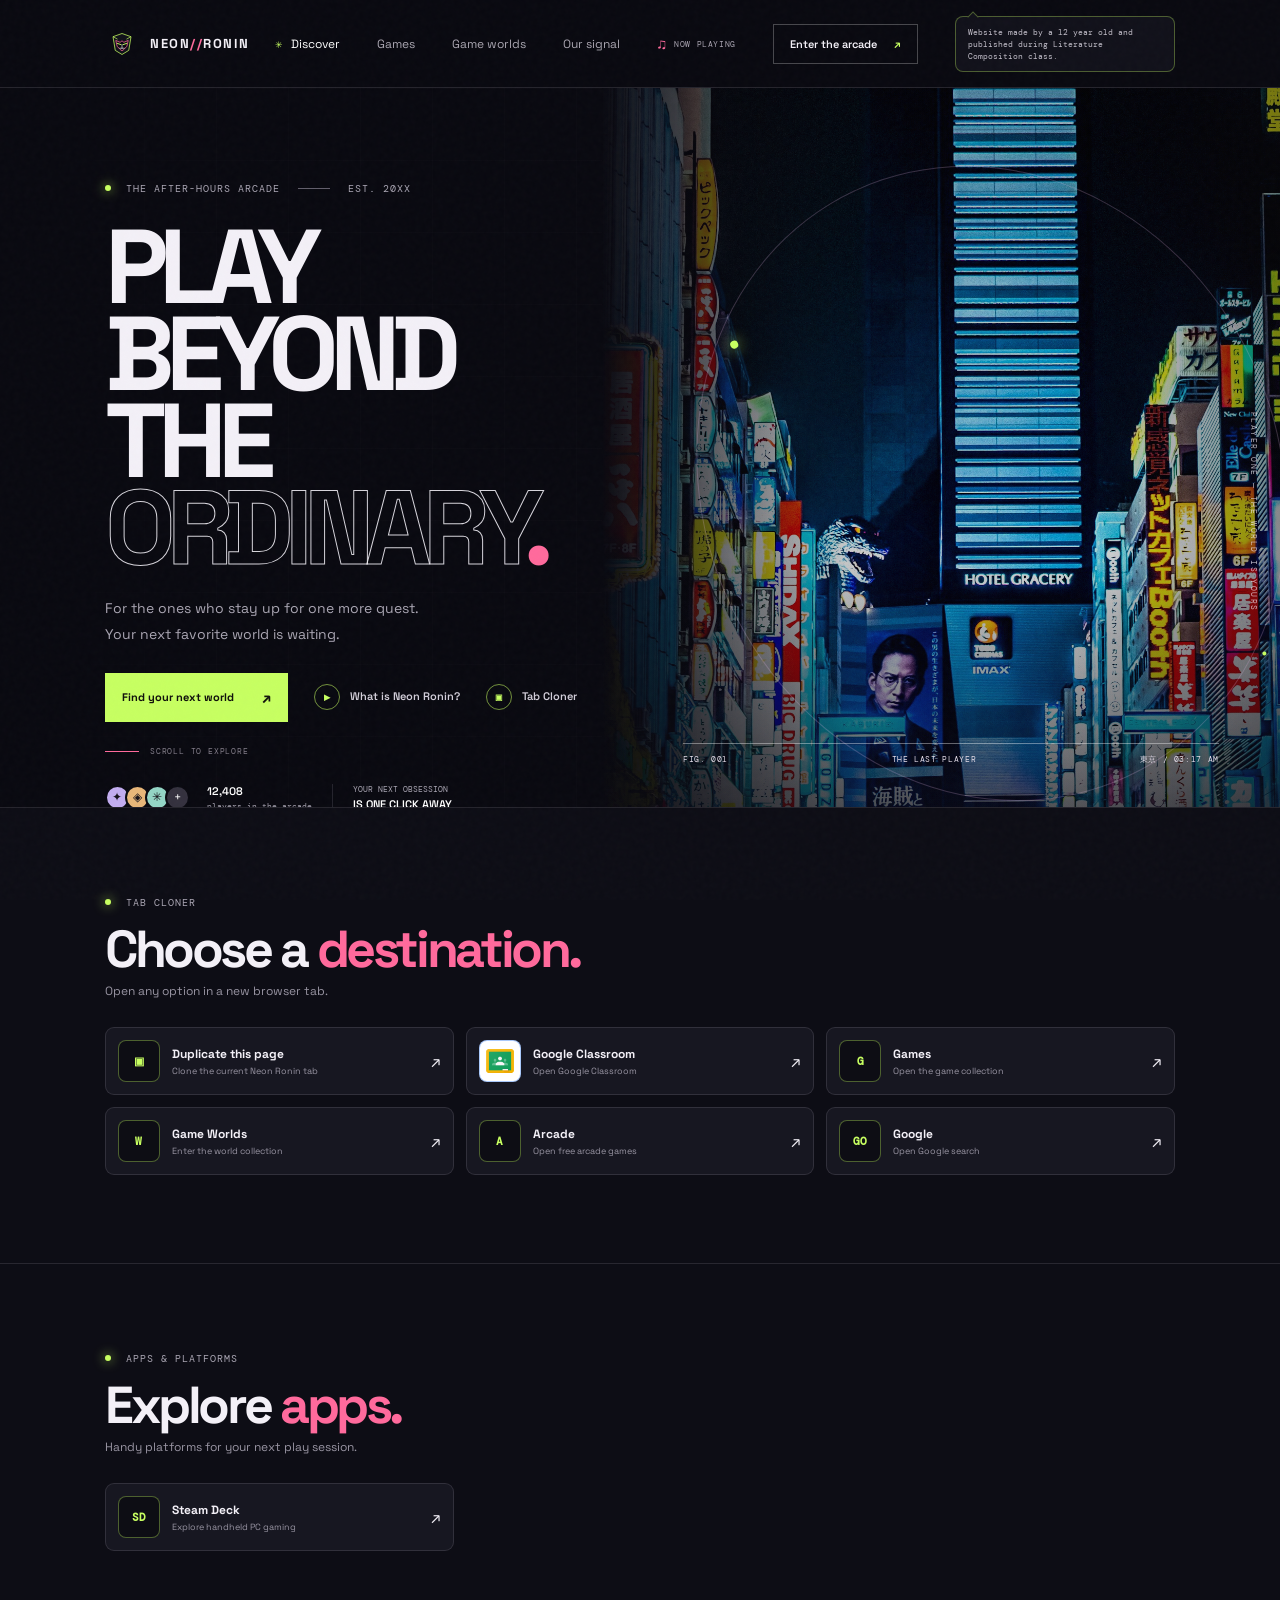
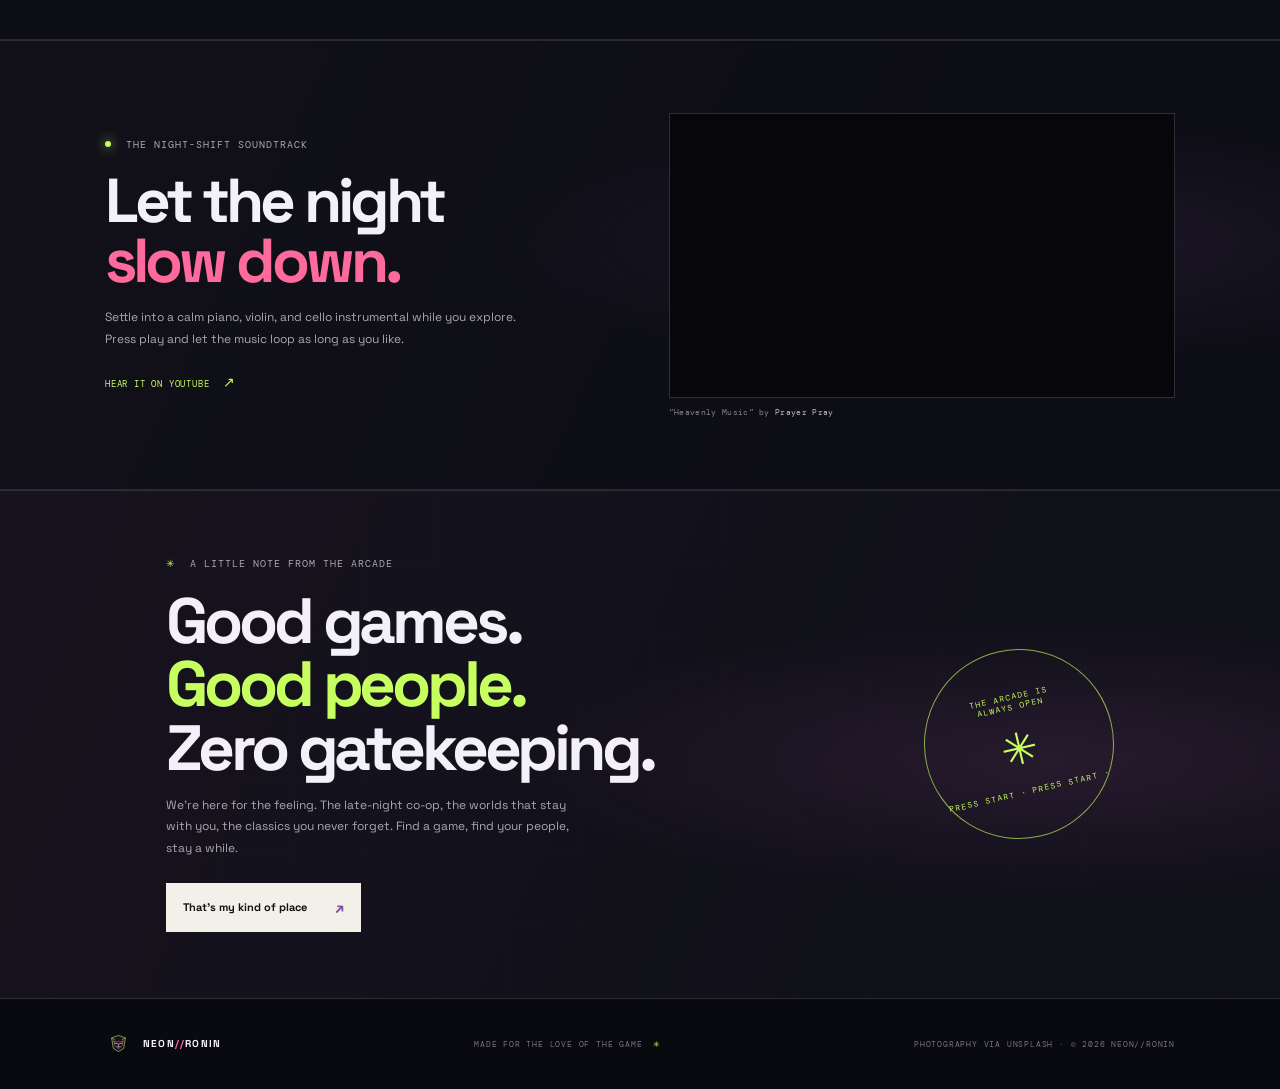
<file: index.html>
<!doctype html>
<html lang="en">
  <head>
    <meta charset="utf-8">
    <meta name="viewport" content="width=device-width, initial-scale=1">
    <meta name="theme-color" content="#090910">
    <meta name="description" content="Enter the after-hours arcade. Discover unforgettable anime worlds, legendary games, and your next obsession.">
    <title>NEON//RONIN — Play beyond the ordinary</title>
    <link rel="icon" type="image/svg+xml" href="assets/logo-ronin-mask.svg">
    <link rel="apple-touch-icon" href="assets/logo-ronin-mask.svg">
    <link rel="preconnect" href="https://fonts.googleapis.com">
    <link rel="preconnect" href="https://fonts.gstatic.com" crossorigin>
    <link href="https://fonts.googleapis.com/css2?family=DM+Mono:wght@400;500&family=Space+Grotesk:wght@400;500;600;700&display=swap" rel="stylesheet">
    <link rel="stylesheet" href="styles.css">
    <script src="script.js" defer></script>
  </head>
  <body>
    <div class="page-shell">
      <header class="site-header">
        <a class="brand" href="index.html" aria-label="Neon Ronin home">
          <img class="brand-mark brand-logo" src="assets/logo-ronin-mask.svg" alt="" aria-hidden="true">
          <span class="brand-name">NEON<span>//</span>RONIN</span>
        </a>
        <button class="menu-toggle" type="button" aria-expanded="false" aria-controls="primary-nav" aria-label="Open navigation">
          <span></span><span></span>
        </button>
        <nav class="primary-nav" id="primary-nav" aria-label="Main navigation">
          <a class="nav-link active" href="#discover">Discover</a>
          <a class="nav-link" href="games.html#games" target="_blank" rel="noopener noreferrer">Games</a>
          <a class="nav-link" href="worlds.html#worlds">Game worlds</a>
          <a class="nav-link" href="#signal">Our signal</a>
          <a class="nav-music" href="#music"><span aria-hidden="true">♫</span> NOW PLAYING</a>
          <a class="nav-cta" href="arcade.html" target="_blank" rel="noopener noreferrer">Enter the arcade <span aria-hidden="true">↗</span></a>
          <p class="header-note">Website made by a 12 year old and published during Literature Composition class.</p>
        </nav>
      </header>

      <main>
        <section class="hero" id="discover" aria-labelledby="hero-title">
          <div class="hero-grid" aria-hidden="true"></div>
          <div class="hero-copy">
            <p class="eyebrow"><span class="live-dot"></span> THE AFTER-HOURS ARCADE <span class="eyebrow-line"></span> EST. 20XX</p>
            <h1 id="hero-title">PLAY<br>BEYOND<br>THE <span class="title-accent">ORDINARY<span class="title-period">.</span></span></h1>
            <p class="hero-description">For the ones who stay up for one more quest.<br class="desktop-break"> Your next favorite world is waiting.</p>
            <div class="hero-actions">
              <a class="button button-primary" href="worlds.html#worlds">Find your next world <span aria-hidden="true">↗</span></a>
              <a class="text-link" href="#signal"><span class="play-icon" aria-hidden="true">▶</span> What is Neon Ronin?</a>
              <a class="text-link tab-cloner-trigger" href="#tab-cloner"><span class="play-icon" aria-hidden="true">▣</span> Tab Cloner</a>
            </div>
            <div class="hero-meta">
              <div class="avatar-stack" aria-hidden="true"><span>✦</span><span>◈</span><span>✳</span><span>+</span></div>
              <p><strong>12,408</strong><span>players in the arcade</span></p>
              <span class="meta-divider"></span>
              <p><span>YOUR NEXT OBSESSION</span><strong>IS ONE CLICK AWAY</strong></p>
            </div>
          </div>
          <div class="hero-art" aria-label="Neon-lit Tokyo street at night">
            <img class="hero-image" src="assets/hero-tokyo.jpg" alt="Rainy Tokyo street glowing with neon signs at night" fetchpriority="high">
            <div class="art-halo"></div>
            <div class="art-caption"><span>FIG. 001</span><span>THE LAST PLAYER</span><span>東京 / 03:17 AM</span></div>
            <div class="hero-side-label">PLAYER ONE — THE WORLD IS YOURS</div>
          </div>
          <div class="hero-index" aria-hidden="true"><span>01</span><i></i><span>03</span></div>
          <a href="worlds.html#worlds" class="scroll-hint"><span class="scroll-line"></span> SCROLL TO EXPLORE</a>
        </section>

        <section class="tab-cloner-section" id="tab-cloner" aria-labelledby="tab-cloner-title">
          <div class="tab-cloner-heading">
            <p class="eyebrow"><span class="live-dot"></span> TAB CLONER</p>
            <h2 id="tab-cloner-title">Choose a <span>destination.</span></h2>
            <p class="tab-cloner-copy">Open any option in a new browser tab.</p>
          </div>
          <div class="tab-cloner-options" aria-label="Tab destinations">
            <a class="tab-cloner-option" href="index.html" target="_blank" rel="noopener noreferrer">
              <span class="tab-cloner-icon" aria-hidden="true">▣</span>
              <span><strong>Duplicate this page</strong><small>Clone the current Neon Ronin tab</small></span>
              <span aria-hidden="true">↗</span>
            </a>
            <a class="tab-cloner-option" href="https://classroom.google.com/" target="_blank" rel="noopener noreferrer">
              <img class="tab-cloner-icon classroom-icon" src="assets/google-classroom-logo.png" alt="" aria-hidden="true">
              <span><strong>Google Classroom</strong><small>Open Google Classroom</small></span>
              <span aria-hidden="true">↗</span>
            </a>
            <a class="tab-cloner-option" href="games.html" target="_blank" rel="noopener noreferrer">
              <span class="tab-cloner-icon" aria-hidden="true">G</span>
              <span><strong>Games</strong><small>Open the game collection</small></span>
              <span aria-hidden="true">↗</span>
            </a>
            <a class="tab-cloner-option" href="worlds.html" target="_blank" rel="noopener noreferrer">
              <span class="tab-cloner-icon" aria-hidden="true">W</span>
              <span><strong>Game Worlds</strong><small>Enter the world collection</small></span>
              <span aria-hidden="true">↗</span>
            </a>
            <a class="tab-cloner-option" href="arcade.html" target="_blank" rel="noopener noreferrer">
              <span class="tab-cloner-icon" aria-hidden="true">A</span>
              <span><strong>Arcade</strong><small>Open free arcade games</small></span>
              <span aria-hidden="true">↗</span>
            </a>
            <a class="tab-cloner-option" href="https://www.google.com/" target="_blank" rel="noopener noreferrer">
              <span class="tab-cloner-icon" aria-hidden="true">GO</span>
              <span><strong>Google</strong><small>Open Google search</small></span>
              <span aria-hidden="true">↗</span>
            </a>
          </div>
        </section>

        <section class="tab-cloner-section apps-section" id="apps" aria-labelledby="apps-title">
          <div class="tab-cloner-heading">
            <p class="eyebrow"><span class="live-dot"></span> APPS & PLATFORMS</p>
            <h2 id="apps-title">Explore <span>apps.</span></h2>
            <p class="tab-cloner-copy">Handy platforms for your next play session.</p>
          </div>
          <div class="tab-cloner-options" aria-label="Apps and platforms">
            <a class="tab-cloner-option" href="https://www.steamdeck.com/en/" target="_blank" rel="noopener noreferrer">
              <span class="tab-cloner-icon steamdeck-icon" aria-hidden="true">SD</span>
              <span><strong>Steam Deck</strong><small>Explore handheld PC gaming</small></span>
              <span aria-hidden="true">↗</span>
            </a>
          </div>
        </section>

        <section class="music-section" id="music" aria-labelledby="music-title">
          <div class="music-copy">
            <p class="eyebrow"><span class="live-dot"></span> THE NIGHT-SHIFT SOUNDTRACK</p>
            <h2 id="music-title">Let the night<br><span>slow down.</span></h2>
            <p>Settle into a calm piano, violin, and cello instrumental while you explore. Press play and let the music loop as long as you like.</p>
            <a class="music-source" href="https://www.youtube.com/watch?v=fQrTAn8fWwU" target="_blank" rel="noopener noreferrer">HEAR IT ON YOUTUBE <span aria-hidden="true">↗</span></a>
          </div>
          <div class="music-player-wrap">
            <iframe
              class="music-player"
              src="https://www.youtube-nocookie.com/embed/fQrTAn8fWwU?controls=1&amp;loop=1&amp;playlist=fQrTAn8fWwU&amp;playsinline=1&amp;rel=0"
              title="Heavenly Music — relaxing violin, cello and piano instrumental"
              loading="lazy"
              referrerpolicy="strict-origin-when-cross-origin"
              allow="encrypted-media; picture-in-picture; web-share"
              allowfullscreen></iframe>
            <p class="music-credit">“Heavenly Music” by <a href="https://www.youtube.com/@PrayerPray" target="_blank" rel="noopener noreferrer">Prayer Pray</a></p>
          </div>
        </section>

        <section class="signal" id="signal" aria-labelledby="signal-title">
          <div class="signal-grid"></div>
          <div class="signal-content">
            <p class="eyebrow"><span class="signal-icon">✳</span> A LITTLE NOTE FROM THE ARCADE</p>
            <h2 id="signal-title">Good games.<br><span>Good people.</span><br>Zero gatekeeping.</h2>
            <p class="signal-copy">We're here for the feeling. The late-night co-op, the worlds that stay with you, the classics you never forget. Find a game, find your people, stay a while.</p>
            <a class="button button-light" href="worlds.html#worlds" target="_blank" rel="noopener noreferrer">That's my kind of place <span aria-hidden="true">↗</span></a>
          </div>
          <div class="signal-stamp" aria-hidden="true"><span>THE ARCADE IS<br>ALWAYS OPEN</span><b>✳</b><span>PRESS START · PRESS START ·</span></div>
        </section>
      </main>
      <footer class="site-footer">
        <a class="brand footer-brand" href="index.html#discover"><img class="brand-mark brand-logo" src="assets/logo-ronin-mask.svg" alt="" aria-hidden="true"><span class="brand-name">NEON<span>//</span>RONIN</span></a>
        <span class="footer-note">MADE FOR THE LOVE OF THE GAME <span>✳</span></span>
        <span class="copyright">PHOTOGRAPHY VIA <a href="https://unsplash.com/license" target="_blank" rel="noreferrer">UNSPLASH</a> · © 2026 NEON//RONIN</span>
      </footer>
    </div>
  </body>
</html>
</file>
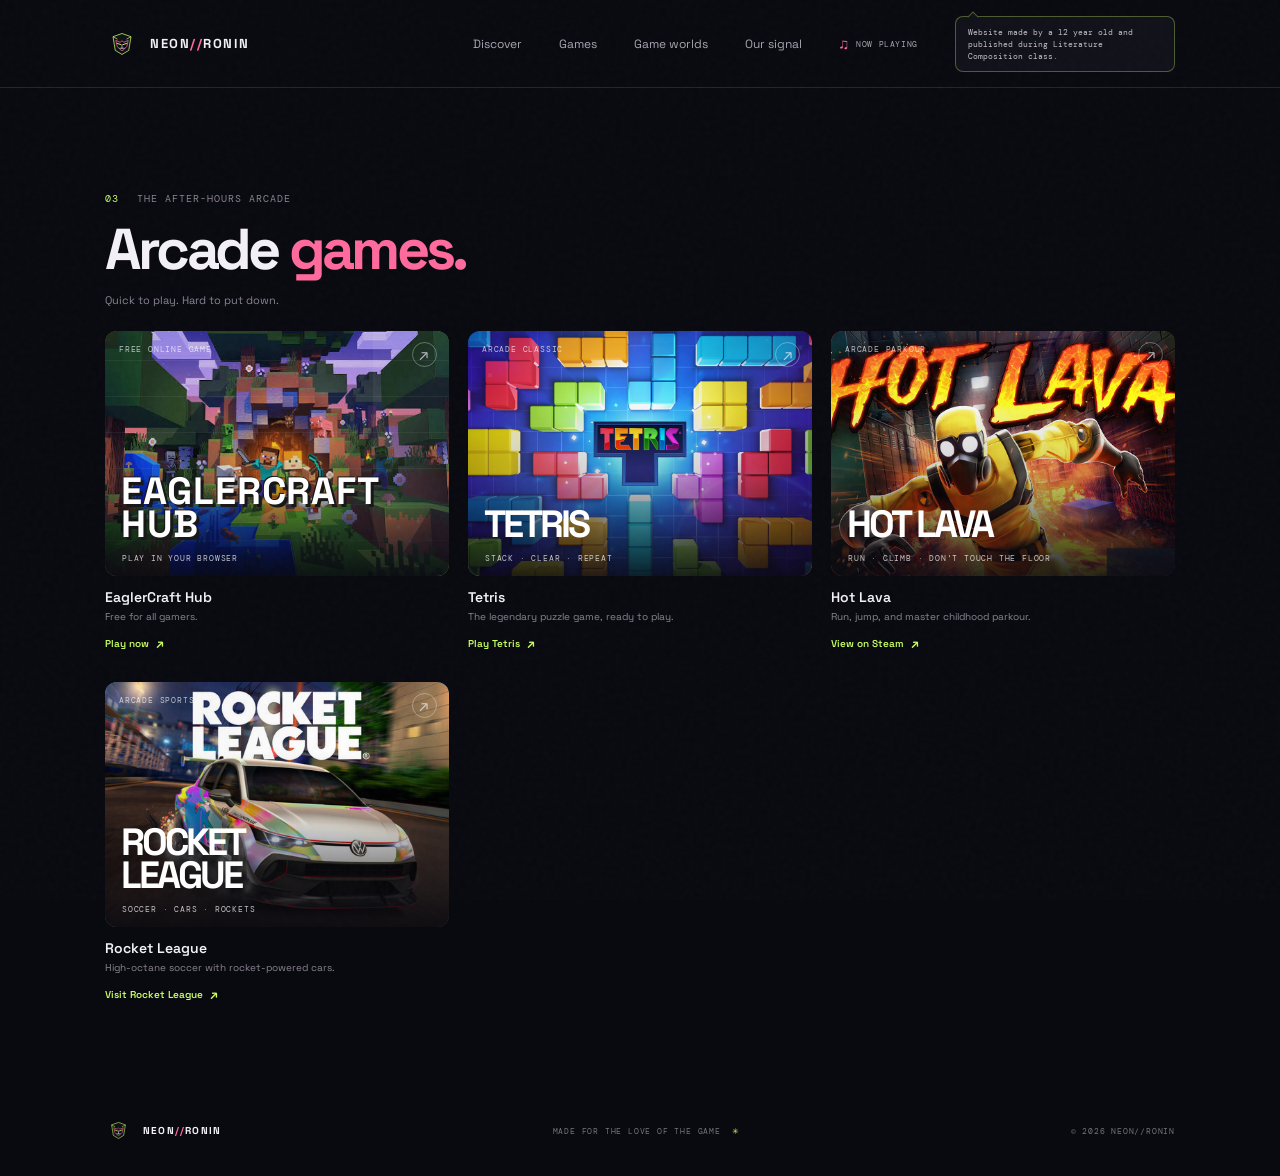
<file: arcade.html>
<!doctype html>
<html lang="en">
  <head>
    <meta charset="utf-8">
    <meta name="viewport" content="width=device-width, initial-scale=1">
    <meta name="theme-color" content="#090910">
    <meta name="description" content="Play free arcade games, including EaglerCraft Hub and Tetris.">
    <title>Arcade Games — NEON//RONIN</title>
    <link rel="icon" type="image/svg+xml" href="assets/logo-ronin-mask.svg">
    <link rel="apple-touch-icon" href="assets/logo-ronin-mask.svg">
    <link rel="preconnect" href="https://fonts.googleapis.com">
    <link rel="preconnect" href="https://fonts.gstatic.com" crossorigin>
    <link href="https://fonts.googleapis.com/css2?family=DM+Mono:wght@400;500&family=Space+Grotesk:wght@400;500;600;700&display=swap" rel="stylesheet">
    <link rel="stylesheet" href="styles.css">
    <script src="script.js" defer></script>
  </head>
  <body>
    <div class="page-shell">
      <header class="site-header">
        <a class="brand" href="index.html#discover" aria-label="Neon Ronin home">
          <img class="brand-mark brand-logo" src="assets/logo-ronin-mask.svg" alt="" aria-hidden="true">
          <span class="brand-name">NEON<span>//</span>RONIN</span>
        </a>
        <button class="menu-toggle" type="button" aria-expanded="false" aria-controls="primary-nav" aria-label="Open navigation">
          <span></span><span></span>
        </button>
        <nav class="primary-nav" id="primary-nav" aria-label="Main navigation">
          <a class="nav-link" href="index.html#discover">Discover</a>
          <a class="nav-link" href="games.html#games">Games</a>
          <a class="nav-link" href="worlds.html#worlds">Game worlds</a>
          <a class="nav-link" href="index.html#signal">Our signal</a>
          <a class="nav-music" href="index.html#music"><span aria-hidden="true">♫</span> NOW PLAYING</a>
          <p class="header-note">Website made by a 12 year old and published during Literature Composition class.</p>
        </nav>
      </header>

      <main>
        <section class="worlds section-wrap" id="arcade" aria-labelledby="arcade-title">
          <div class="section-heading">
            <div>
              <p class="eyebrow section-eyebrow"><span class="section-number">03</span> THE AFTER-HOURS ARCADE</p>
              <h1 class="worlds-title" id="arcade-title">Arcade <span>games.</span></h1>
            </div>
          </div>
          <p class="world-invitation">Quick to play. Hard to put down.</p>
          <div class="world-grid games-grid">
            <article class="game-card">
              <a class="game-art eaglercraft-art" href="https://eaglercrafthub.com/" target="_blank" rel="noopener noreferrer" aria-label="Visit EaglerCraft Hub in a new tab">
                <img class="game-image eaglercraft-image" src="assets/eaglercraft-artwork.jpg" alt="EaglerCraft Hub artwork" loading="lazy" decoding="async">
                <span class="game-number">FREE ONLINE GAME</span>
                <span class="game-open" aria-hidden="true">↗</span>
                <span class="game-art-title eaglercraft-title">EAGLERCRAFT<br>HUB</span>
                <span class="game-tag">PLAY IN YOUR BROWSER</span>
              </a>
              <div class="game-details">
                <div><h3>EaglerCraft Hub</h3><p>Free for all gamers.</p></div>
              </div>
              <a class="game-purchase-link" href="https://eaglercrafthub.com/" target="_blank" rel="noopener noreferrer" aria-label="Play EaglerCraft Hub in a new tab">Play now <span aria-hidden="true">↗</span></a>
            </article>
            <article class="game-card">
              <a class="game-art tetris-art" href="https://play.tetris.com/" target="_blank" rel="noopener noreferrer" aria-label="Play Tetris in a new tab">
                <img class="game-image tetris-image" src="assets/tetris-artwork.png" alt="Tetris game artwork" loading="lazy" decoding="async">
                <span class="game-number">ARCADE CLASSIC</span>
                <span class="game-open" aria-hidden="true">↗</span>
                <span class="game-art-title">TETRIS</span>
                <span class="game-tag">STACK · CLEAR · REPEAT</span>
              </a>
              <div class="game-details">
                <div><h3>Tetris</h3><p>The legendary puzzle game, ready to play.</p></div>
              </div>
              <a class="game-purchase-link" href="https://play.tetris.com/" target="_blank" rel="noopener noreferrer" aria-label="Play Tetris at play.tetris.com in a new tab">Play Tetris <span aria-hidden="true">↗</span></a>
            </article>
            <article class="game-card">
              <a class="game-art hot-lava-art" href="https://store.steampowered.com/app/382560/Hot_Lava/" target="_blank" rel="noopener noreferrer" aria-label="View Hot Lava on Steam in a new tab">
                <img class="game-image hot-lava-image" src="assets/hot-lava-artwork.jpg" alt="Hot Lava Steam artwork" loading="lazy" decoding="async">
                <span class="game-number">ARCADE PARKOUR</span>
                <span class="game-open" aria-hidden="true">↗</span>
                <span class="game-art-title">HOT LAVA</span>
                <span class="game-tag">RUN · CLIMB · DON'T TOUCH THE FLOOR</span>
              </a>
              <div class="game-details">
                <div><h3>Hot Lava</h3><p>Run, jump, and master childhood parkour.</p></div>
              </div>
              <a class="game-purchase-link" href="https://store.steampowered.com/app/382560/Hot_Lava/" target="_blank" rel="noopener noreferrer" aria-label="View Hot Lava on Steam in a new tab">View on Steam <span aria-hidden="true">↗</span></a>
            </article>
            <article class="game-card">
              <a class="game-art rocket-league-art" href="https://www.rocketleague.com/" target="_blank" rel="noopener noreferrer" aria-label="Visit Rocket League in a new tab">
                <img class="game-image rocket-league-image" src="assets/rocket-league-artwork.jpg" alt="Rocket League game artwork" loading="lazy" decoding="async">
                <span class="game-number">ARCADE SPORTS</span>
                <span class="game-open" aria-hidden="true">↗</span>
                <span class="game-art-title">ROCKET<br>LEAGUE</span>
                <span class="game-tag">SOCCER · CARS · ROCKETS</span>
              </a>
              <div class="game-details">
                <div><h3>Rocket League</h3><p>High-octane soccer with rocket-powered cars.</p></div>
              </div>
              <a class="game-purchase-link" href="https://www.rocketleague.com/" target="_blank" rel="noopener noreferrer" aria-label="Visit Rocket League in a new tab">Visit Rocket League <span aria-hidden="true">↗</span></a>
            </article>
          </div>
        </section>
      </main>

      <footer class="site-footer">
        <a class="brand footer-brand" href="index.html#discover"><img class="brand-mark brand-logo" src="assets/logo-ronin-mask.svg" alt="" aria-hidden="true"><span class="brand-name">NEON<span>//</span>RONIN</span></a>
        <span class="footer-note">MADE FOR THE LOVE OF THE GAME <span>✳</span></span>
        <span class="copyright">© 2026 NEON//RONIN</span>
      </footer>
    </div>
  </body>
</html>
</file>
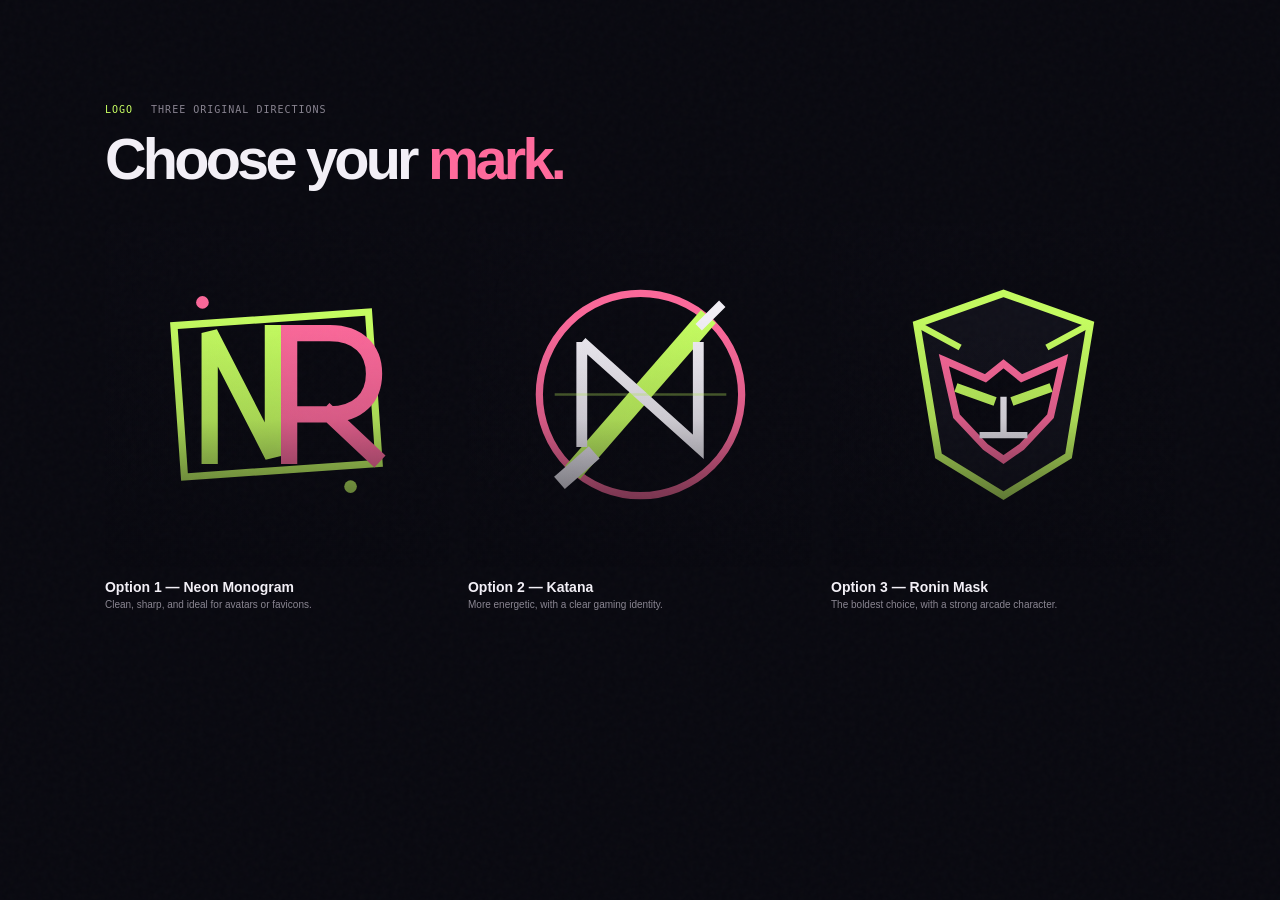
<file: logo-options.html>
<!doctype html>
<html lang="en">
  <head>
    <meta charset="utf-8">
    <meta name="viewport" content="width=device-width, initial-scale=1">
    <meta name="theme-color" content="#090910">
    <title>Logo Options — NEON//RONIN</title>
    <link rel="icon" type="image/svg+xml" href="assets/logo-ronin-mask.svg">
    <link rel="apple-touch-icon" href="assets/logo-ronin-mask.svg">
    <link rel="stylesheet" href="styles.css">
  </head>
  <body>
    <main class="section-wrap">
      <div class="section-heading">
        <div>
          <p class="eyebrow section-eyebrow"><span class="section-number">LOGO</span> THREE ORIGINAL DIRECTIONS</p>
          <h1 class="worlds-title">Choose your <span>mark.</span></h1>
        </div>
      </div>
      <div class="world-grid logo-options">
        <article class="game-card">
          <div class="game-art logo-option"><img class="game-image" src="assets/logo-neon-monogram.svg" alt="Neon Ronin NR monogram logo option"></div>
          <div class="game-details"><div><h3>Option 1 — Neon Monogram</h3><p>Clean, sharp, and ideal for avatars or favicons.</p></div></div>
        </article>
        <article class="game-card">
          <div class="game-art logo-option"><img class="game-image" src="assets/logo-katana-mark.svg" alt="Neon Ronin katana logo option"></div>
          <div class="game-details"><div><h3>Option 2 — Katana</h3><p>More energetic, with a clear gaming identity.</p></div></div>
        </article>
        <article class="game-card">
          <div class="game-art logo-option"><img class="game-image" src="assets/logo-ronin-mask.svg" alt="Neon Ronin mask logo option"></div>
          <div class="game-details"><div><h3>Option 3 — Ronin Mask</h3><p>The boldest choice, with a strong arcade character.</p></div></div>
        </article>
      </div>
    </main>
  </body>
</html>
</file>
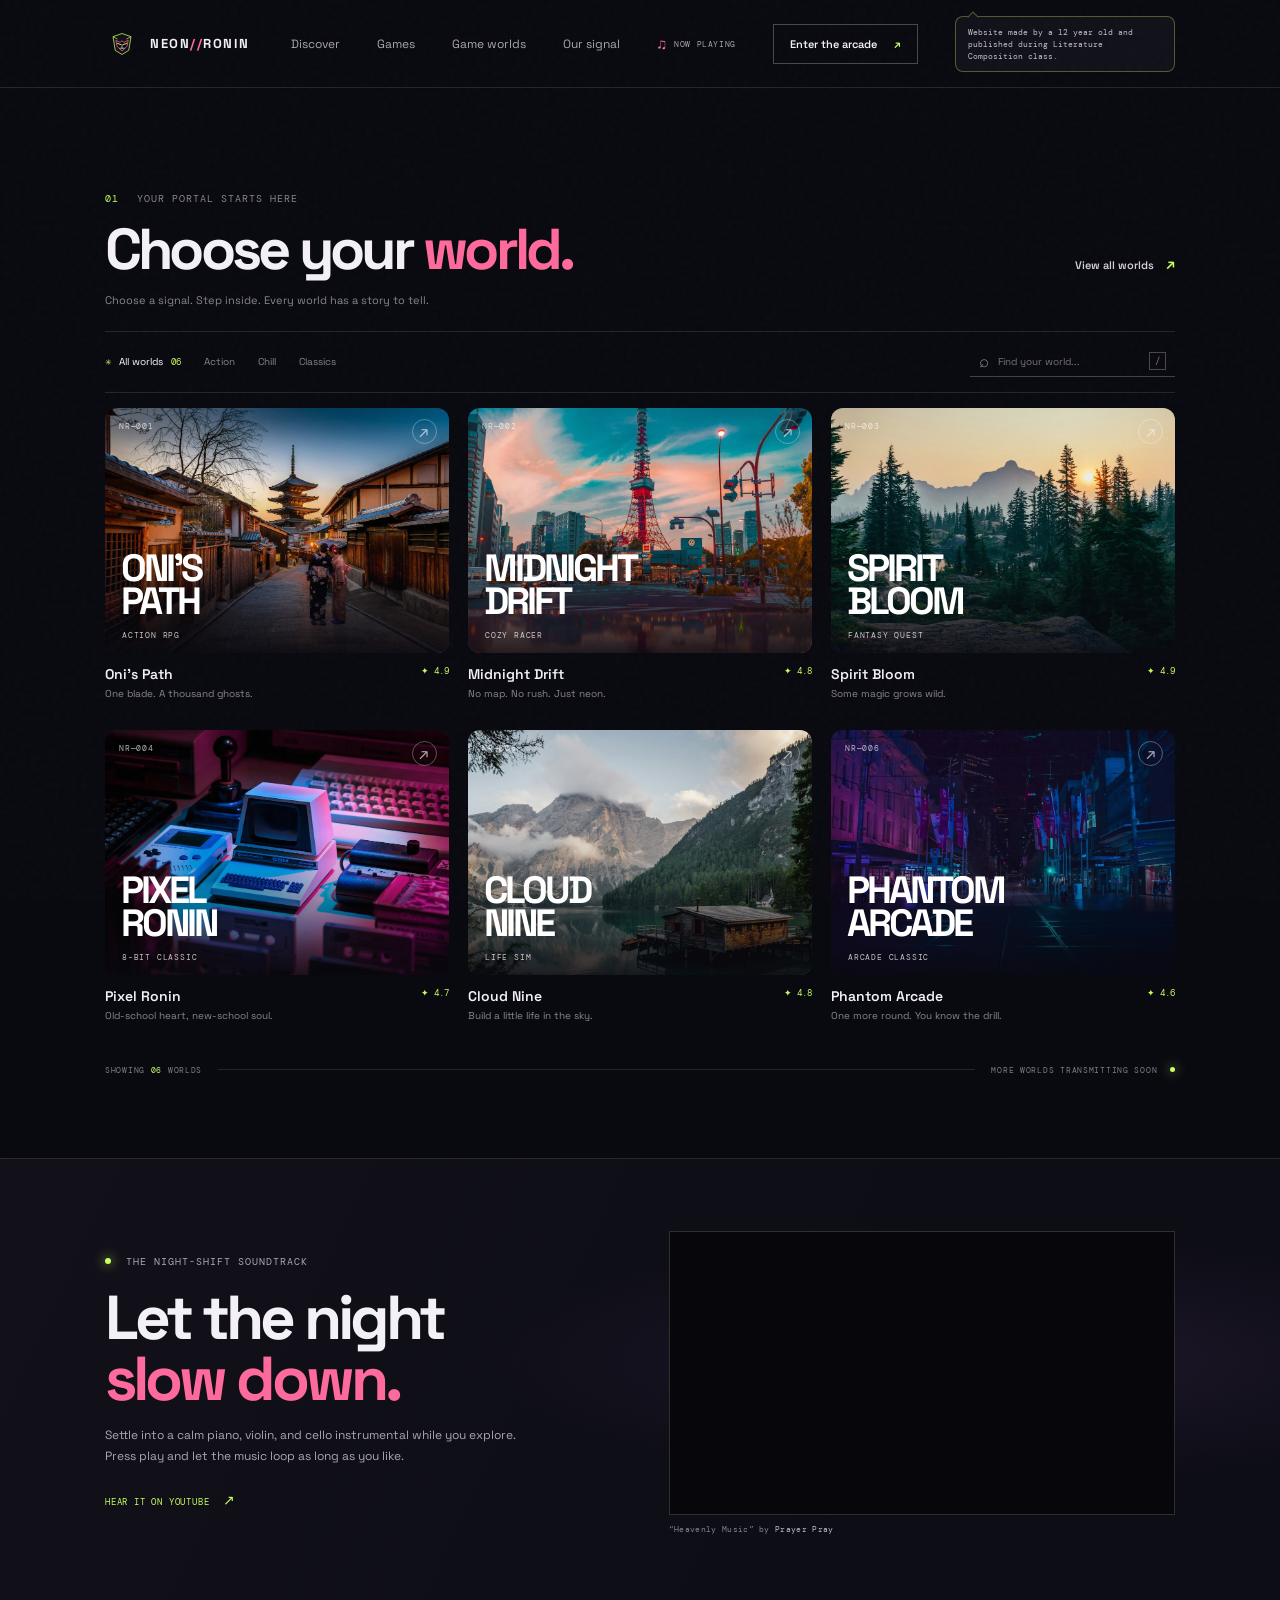
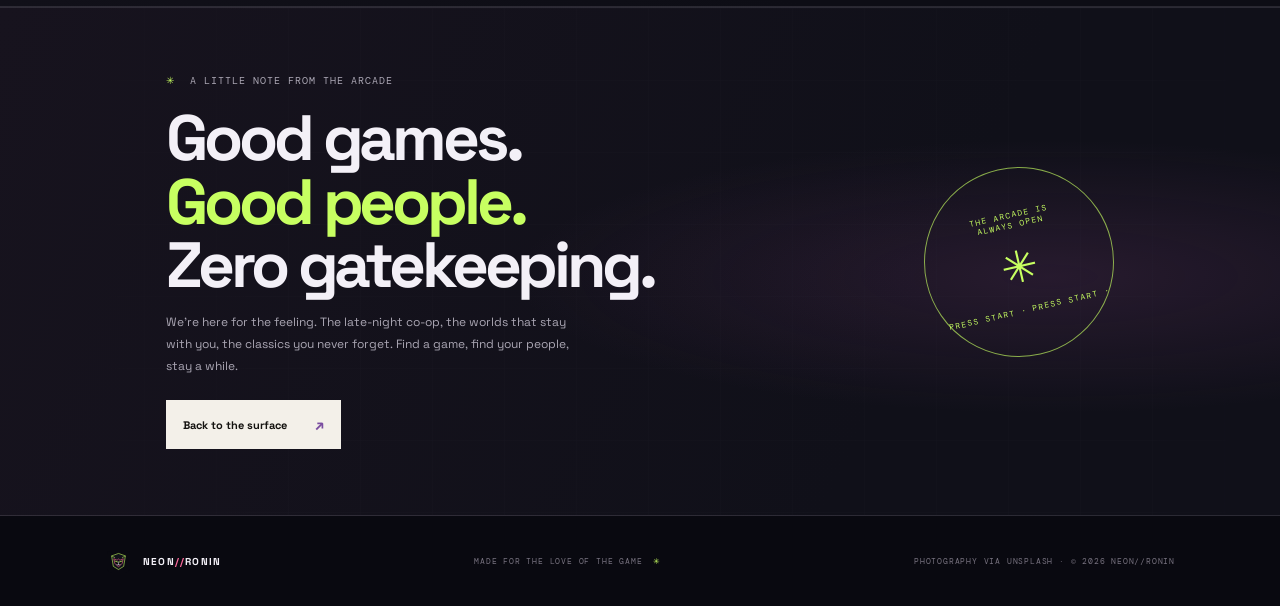
<file: worlds.html>
<!doctype html>
<html lang="en">
  <head>
    <meta charset="utf-8">
    <meta name="viewport" content="width=device-width, initial-scale=1">
    <meta name="theme-color" content="#090910">
    <meta name="description" content="Choose a world, follow its signal, and discover an original story from the other side.">
    <title>Choose your world — NEON//RONIN</title>
    <link rel="icon" type="image/svg+xml" href="assets/logo-ronin-mask.svg">
    <link rel="apple-touch-icon" href="assets/logo-ronin-mask.svg">
    <link rel="preconnect" href="https://fonts.googleapis.com">
    <link rel="preconnect" href="https://fonts.gstatic.com" crossorigin>
    <link href="https://fonts.googleapis.com/css2?family=DM+Mono:wght@400;500&family=Space+Grotesk:wght@400;500;600;700&display=swap" rel="stylesheet">
    <link rel="stylesheet" href="styles.css">
    <script src="script.js" defer></script>
  </head>
  <body>
    <div class="page-shell">
      <header class="site-header">
        <a class="brand" href="index.html#discover" aria-label="Neon Ronin home">
          <img class="brand-mark brand-logo" src="assets/logo-ronin-mask.svg" alt="" aria-hidden="true">
          <span class="brand-name">NEON<span>//</span>RONIN</span>
        </a>
        <button class="menu-toggle" type="button" aria-expanded="false" aria-controls="primary-nav" aria-label="Open navigation">
          <span></span><span></span>
        </button>
        <nav class="primary-nav" id="primary-nav" aria-label="Main navigation">
          <a class="nav-link" href="index.html#discover">Discover</a>
          <a class="nav-link" href="games.html#games" target="_blank" rel="noopener noreferrer">Games</a>
          <a class="nav-link" href="#worlds">Game worlds</a>
          <a class="nav-link" href="index.html#signal">Our signal</a>
          <a class="nav-music" href="#music"><span aria-hidden="true">♫</span> NOW PLAYING</a>
          <a class="nav-cta" href="arcade.html" target="_blank" rel="noopener noreferrer">Enter the arcade <span aria-hidden="true">↗</span></a>
          <p class="header-note">Website made by a 12 year old and published during Literature Composition class.</p>
        </nav>
      </header>

      <main>
        <section class="worlds section-wrap" id="worlds" aria-labelledby="worlds-title">
          <div class="section-heading">
            <div>
              <p class="eyebrow section-eyebrow"><span class="section-number">01</span> YOUR PORTAL STARTS HERE</p>
              <h1 class="worlds-title" id="worlds-title">Choose your <span>world.</span></h1>
            </div>
            <a class="text-link all-worlds" href="#world-grid">View all worlds <span aria-hidden="true">↗</span></a>
          </div>
          <p class="world-invitation">Choose a signal. Step inside. Every world has a story to tell.</p>
          <div class="world-toolbar">
            <div class="filter-tabs" role="group" aria-label="Filter game worlds">
              <button class="filter-button selected" type="button" data-filter="all" aria-pressed="true">All worlds <span>06</span></button>
              <button class="filter-button" type="button" data-filter="action" aria-pressed="false">Action</button>
              <button class="filter-button" type="button" data-filter="chill" aria-pressed="false">Chill</button>
              <button class="filter-button" type="button" data-filter="classic" aria-pressed="false">Classics</button>
            </div>
            <label class="search-box">
              <span class="sr-only">Search game worlds</span>
              <span aria-hidden="true">⌕</span>
              <input id="game-search" type="search" placeholder="Find your world..." autocomplete="off">
              <kbd>/</kbd>
            </label>
          </div>
          <div class="world-grid" id="world-grid">
            <article class="game-card card-crimson" data-category="action" data-name="oni's path">
              <button class="game-art world-trigger" type="button" aria-label="Enter Oni's Path" aria-haspopup="dialog" aria-controls="world-dialog" data-world="oni">
                <img class="game-image" src="assets/oni-kyoto.jpg" alt="" loading="lazy" decoding="async">
                <span class="game-number">NR—001</span><span class="game-open" aria-hidden="true">↗</span>
                <span class="game-art-title">ONI'S<br>PATH</span>
                <span class="game-tag">ACTION RPG</span>
              </button>
              <div class="game-details"><div><h3>Oni's Path</h3><p>One blade. A thousand ghosts.</p></div><span class="game-rating">✦ 4.9</span></div>
            </article>
            <article class="game-card card-drift" data-category="chill" data-name="midnight drift">
              <button class="game-art world-trigger" type="button" aria-label="Enter Midnight Drift" aria-haspopup="dialog" aria-controls="world-dialog" data-world="midnight">
                <img class="game-image" src="assets/midnight-tokyo.jpg" alt="" loading="lazy" decoding="async">
                <span class="game-number">NR—002</span><span class="game-open" aria-hidden="true">↗</span>
                <span class="game-art-title">MIDNIGHT<br>DRIFT</span>
                <span class="game-tag">COZY RACER</span>
              </button>
              <div class="game-details"><div><h3>Midnight Drift</h3><p>No map. No rush. Just neon.</p></div><span class="game-rating">✦ 4.8</span></div>
            </article>
            <article class="game-card card-spirit" data-category="action" data-name="spirit bloom">
              <button class="game-art world-trigger" type="button" aria-label="Enter Spirit Bloom" aria-haspopup="dialog" aria-controls="world-dialog" data-world="spirit">
                <img class="game-image" src="assets/spirit-forest.jpg" alt="" loading="lazy" decoding="async">
                <span class="game-number">NR—003</span><span class="game-open" aria-hidden="true">↗</span>
                <span class="game-art-title">SPIRIT<br>BLOOM</span>
                <span class="game-tag">FANTASY QUEST</span>
              </button>
              <div class="game-details"><div><h3>Spirit Bloom</h3><p>Some magic grows wild.</p></div><span class="game-rating">✦ 4.9</span></div>
            </article>
            <article class="game-card card-pixel" data-category="classic" data-name="pixel ronin">
              <button class="game-art world-trigger" type="button" aria-label="Enter Pixel Ronin" aria-haspopup="dialog" aria-controls="world-dialog" data-world="pixel">
                <img class="game-image" src="assets/pixel-arcade.jpg" alt="" loading="lazy" decoding="async">
                <span class="game-number">NR—004</span><span class="game-open" aria-hidden="true">↗</span>
                <span class="game-art-title">PIXEL<br>RONIN</span>
                <span class="game-tag">8-BIT CLASSIC</span>
              </button>
              <div class="game-details"><div><h3>Pixel Ronin</h3><p>Old-school heart, new-school soul.</p></div><span class="game-rating">✦ 4.7</span></div>
            </article>
            <article class="game-card card-cloud" data-category="chill" data-name="cloud nine">
              <button class="game-art world-trigger" type="button" aria-label="Enter Cloud Nine" aria-haspopup="dialog" aria-controls="world-dialog" data-world="cloud">
                <img class="game-image" src="assets/cloud-mountains.jpg" alt="" loading="lazy" decoding="async">
                <span class="game-number">NR—005</span><span class="game-open" aria-hidden="true">↗</span>
                <span class="game-art-title">CLOUD<br>NINE</span>
                <span class="game-tag">LIFE SIM</span>
              </button>
              <div class="game-details"><div><h3>Cloud Nine</h3><p>Build a little life in the sky.</p></div><span class="game-rating">✦ 4.8</span></div>
            </article>
            <article class="game-card card-phantom" data-category="classic" data-name="phantom arcade">
              <button class="game-art world-trigger" type="button" aria-label="Enter Phantom Arcade" aria-haspopup="dialog" aria-controls="world-dialog" data-world="phantom">
                <img class="game-image" src="assets/phantom-night.jpg" alt="" loading="lazy" decoding="async">
                <span class="game-number">NR—006</span><span class="game-open" aria-hidden="true">↗</span>
                <span class="game-art-title">PHANTOM<br>ARCADE</span>
                <span class="game-tag">ARCADE CLASSIC</span>
              </button>
              <div class="game-details"><div><h3>Phantom Arcade</h3><p>One more round. You know the drill.</p></div><span class="game-rating">✦ 4.6</span></div>
            </article>
          </div>
          <p class="empty-state" id="empty-state" hidden>No worlds found in this universe. Try another search.</p>
          <div class="worlds-footer"><span>SHOWING <strong id="visible-count">06</strong> WORLDS</span><span class="footer-line"></span><span>MORE WORLDS TRANSMITTING SOON <span class="live-dot"></span></span></div>
        </section>

        <dialog class="portal-dialog" id="world-dialog" aria-labelledby="portal-title" aria-describedby="portal-story">
          <div class="portal-frame">
            <div class="portal-visual">
              <img id="portal-image" src="assets/oni-kyoto.jpg" alt="">
              <span class="portal-transmission"><span class="live-dot"></span> INCOMING TRANSMISSION</span>
              <span class="portal-coordinate" id="portal-coordinate">35°00' N / SIGNAL UNKNOWN</span>
              <span class="portal-image-index" id="portal-image-index">NR—001</span>
            </div>
            <div class="portal-copy">
              <button class="portal-close" id="portal-close" type="button" aria-label="Close world experience" autofocus>×</button>
              <p class="eyebrow"><span class="section-number">✳</span> YOU FOUND A WAY THROUGH</p>
              <p class="portal-number" id="portal-number">WORLD 01 / 06</p>
              <h2 id="portal-title">Oni's Path</h2>
              <p class="portal-type" id="portal-type">ACTION RPG <span>·</span> A STORY FROM THE OTHER SIDE</p>
              <blockquote class="portal-story" id="portal-story"></blockquote>
              <div class="portal-divider"><span>✳</span></div>
              <div class="portal-controls">
                <button class="portal-step" id="portal-previous" type="button" aria-label="Travel to previous world">← <span>PREVIOUS</span></button>
                <button class="portal-next" id="portal-next" type="button">FOLLOW THE SIGNAL <span aria-hidden="true">↗</span></button>
              </div>
              <p class="portal-hint">ESC TO RETURN <span>·</span> ← → TO TRAVEL</p>
            </div>
          </div>
        </dialog>

        <section class="music-section" id="music" aria-labelledby="music-title">
          <div class="music-copy">
            <p class="eyebrow"><span class="live-dot"></span> THE NIGHT-SHIFT SOUNDTRACK</p>
            <h2 id="music-title">Let the night<br><span>slow down.</span></h2>
            <p>Settle into a calm piano, violin, and cello instrumental while you explore. Press play and let the music loop as long as you like.</p>
            <a class="music-source" href="https://www.youtube.com/watch?v=fQrTAn8fWwU" target="_blank" rel="noopener noreferrer">HEAR IT ON YOUTUBE <span aria-hidden="true">↗</span></a>
          </div>
          <div class="music-player-wrap">
            <iframe
              class="music-player"
              src="https://www.youtube-nocookie.com/embed/fQrTAn8fWwU?controls=1&amp;loop=1&amp;playlist=fQrTAn8fWwU&amp;playsinline=1&amp;rel=0"
              title="Heavenly Music — relaxing violin, cello and piano instrumental"
              loading="lazy"
              referrerpolicy="strict-origin-when-cross-origin"
              allow="encrypted-media; picture-in-picture; web-share"
              allowfullscreen></iframe>
            <p class="music-credit">“Heavenly Music” by <a href="https://www.youtube.com/@PrayerPray" target="_blank" rel="noopener noreferrer">Prayer Pray</a></p>
          </div>
        </section>

        <section class="signal" id="signal" aria-labelledby="signal-title">
          <div class="signal-grid"></div>
          <div class="signal-content">
            <p class="eyebrow"><span class="signal-icon">✳</span> A LITTLE NOTE FROM THE ARCADE</p>
            <h2 id="signal-title">Good games.<br><span>Good people.</span><br>Zero gatekeeping.</h2>
            <p class="signal-copy">We're here for the feeling. The late-night co-op, the worlds that stay with you, the classics you never forget. Find a game, find your people, stay a while.</p>
            <a class="button button-light" href="index.html#discover">Back to the surface <span aria-hidden="true">↗</span></a>
          </div>
          <div class="signal-stamp" aria-hidden="true"><span>THE ARCADE IS<br>ALWAYS OPEN</span><b>✳</b><span>PRESS START · PRESS START ·</span></div>
        </section>
      </main>
      <footer class="site-footer">
        <a class="brand footer-brand" href="index.html#discover"><img class="brand-mark brand-logo" src="assets/logo-ronin-mask.svg" alt="" aria-hidden="true"><span class="brand-name">NEON<span>//</span>RONIN</span></a>
        <span class="footer-note">MADE FOR THE LOVE OF THE GAME <span>✳</span></span>
        <span class="copyright">PHOTOGRAPHY VIA <a href="https://unsplash.com/license" target="_blank" rel="noreferrer">UNSPLASH</a> · © 2026 NEON//RONIN</span>
      </footer>
    </div>
  </body>
</html>
</file>
<file: styles.css>
:root {
  color-scheme: dark;
  --ink: #f3f0f7;
  --muted: #9a96a5;
  --dim: #625e6b;
  --night: #090910;
  --panel: #11111a;
  --line: rgba(235, 230, 245, .12);
  --acid: #c7ff61;
  --pink: #ff6a9c;
  --mono: "DM Mono", monospace;
  --sans: "Space Grotesk", sans-serif;
}

* { box-sizing: border-box; }
html { scroll-behavior: smooth; scroll-padding-top: 90px; }
body { margin: 0; background: var(--night); color: var(--ink); font-family: var(--sans); -webkit-font-smoothing: antialiased; }
body.portal-open { overflow: hidden; }
body::before { position: fixed; z-index: 20; pointer-events: none; inset: 0; content: ""; opacity: .14; background-image: url("data:image/svg+xml,%3Csvg viewBox='0 0 180 180' xmlns='http://www.w3.org/2000/svg'%3E%3Cfilter id='n'%3E%3CfeTurbulence type='fractalNoise' baseFrequency='.9' numOctaves='3' stitchTiles='stitch'/%3E%3C/filter%3E%3Crect width='100%25' height='100%25' filter='url(%23n)' opacity='.16'/%3E%3C/svg%3E"); }
a { color: inherit; text-decoration: none; }
button, input { font: inherit; }
button:focus-visible, a:focus-visible, input:focus-visible { outline: 2px solid var(--acid); outline-offset: 4px; }
.page-shell { max-width: 1600px; margin: 0 auto; overflow: hidden; background: var(--night); }
.site-header { height: 88px; padding: 0 8.2%; display: flex; align-items: center; justify-content: space-between; border-bottom: 1px solid var(--line); position: relative; z-index: 5; }
.brand { display: inline-flex; align-items: center; gap: 11px; }
.brand-mark { width: 34px; height: 34px; border: 1px solid var(--acid); color: var(--acid); display: grid; place-items: center; font-size: 15px; font-weight: 700; position: relative; transform: rotate(-8deg); }
.brand-mark span { position: absolute; right: 3px; bottom: 1px; color: var(--pink); font-size: 10px; }
.brand-logo { display: block; padding: 2px; border: 0; border-radius: 7px; object-fit: contain; transform: none; }
.brand-name { font-size: 13px; font-weight: 700; letter-spacing: .12em; }
.brand-name > span { color: var(--pink); }
.primary-nav { display: flex; align-items: center; gap: 37px; }
.nav-link { color: #aaa6b1; font-size: 12px; transition: color .2s ease; }
.nav-link:hover, .nav-link.active { color: white; }
.nav-link.active::before { content: "✳"; color: var(--acid); margin-right: 8px; font-size: 9px; }
.nav-music { display: inline-flex; align-items: center; gap: 7px; color: #a9a4b1; font: 8px var(--mono); letter-spacing: .08em; white-space: nowrap; transition: color .2s ease; }
.nav-music > span { color: var(--pink); font-size: 15px; }
.nav-music:hover { color: var(--acid); }
.nav-cta { padding: 12px 16px; border: 1px solid rgba(255,255,255,.25); font-size: 11px; font-weight: 600; transition: .2s ease; }
.nav-cta span { color: var(--acid); margin-left: 14px; }
.nav-cta:hover { color: var(--night); background: var(--acid); border-color: var(--acid); }
.nav-cta:hover span { color: var(--night); }
.header-note { position: relative; max-width: 220px; margin: 0; padding: 9px 12px; border: 1px solid rgba(199,255,97,.32); border-radius: 8px; color: #c3bfca; background: #11111a; font: 8px/1.5 var(--mono); }
.header-note::before { position: absolute; top: -4px; left: 13px; width: 7px; height: 7px; content: ""; border-top: 1px solid rgba(199,255,97,.32); border-left: 1px solid rgba(199,255,97,.32); background: #11111a; transform: rotate(45deg); }
.menu-toggle { display: none; }

.hero { position: relative; min-height: 660px; height: min(720px, calc(100vh - 88px)); max-height: 760px; padding: 94px 8.2% 55px; border-bottom: 1px solid var(--line); isolation: isolate; overflow: hidden; }
.hero-grid, .signal-grid { position: absolute; inset: 0; z-index: -1; opacity: .24; background-image: linear-gradient(rgba(225,220,240,.055) 1px, transparent 1px), linear-gradient(90deg, rgba(225,220,240,.055) 1px, transparent 1px); background-size: 72px 72px; mask-image: linear-gradient(90deg, transparent, black 20%, black 90%, transparent); }
.hero-copy { position: relative; z-index: 2; width: 56%; }
.eyebrow { margin: 0; font: 10px var(--mono); letter-spacing: .1em; color: #aaa6b3; }
.live-dot { display: inline-block; vertical-align: 1px; width: 6px; height: 6px; margin-right: 8px; border-radius: 50%; background: var(--acid); box-shadow: 0 0 12px var(--acid); }
.eyebrow-line { display: inline-block; width: 32px; height: 1px; margin: 0 11px 3px; background: var(--dim); }
h1 { margin: 29px 0 17px; font-size: clamp(64px, 8.2vw, 115px); line-height: .83; letter-spacing: -.085em; font-weight: 700; }
.title-accent { color: transparent; -webkit-text-stroke: 1px rgba(243,240,247,.88); }
.title-period { color: var(--pink); -webkit-text-stroke: 0; }
.hero-description { margin: 24px 0 26px; color: #aaa6b3; font-size: 14px; line-height: 1.8; }
.hero-actions { display: flex; align-items: center; gap: 26px; }
.tab-cloner-trigger { border: 0; background: transparent; cursor: pointer; }
.tab-cloner-section { scroll-margin-top: 88px; padding: 88px 8.2%; border-bottom: 1px solid var(--line); background: #0d0d15; }
.tab-cloner-heading { max-width: 620px; margin-bottom: 28px; }
.tab-cloner-heading h2 { margin: 14px 0 8px; font-size: 52px; }
.tab-cloner-section .tab-cloner-options { grid-template-columns: repeat(3, minmax(0, 1fr)); gap: 12px; }
.steamdeck-icon { color: #b7adff; border-color: rgba(183,173,255,.4); }
.button { min-height: 49px; display: inline-flex; gap: 28px; justify-content: space-between; align-items: center; padding: 0 17px; font-size: 11px; font-weight: 700; transition: transform .2s, background .2s, color .2s; }
.button:hover { transform: translateY(-3px); }
.button-primary { background: var(--acid); color: #10110b; }
.button-primary span { font-size: 15px; }
.text-link { color: #d3cfda; font-size: 11px; font-weight: 600; }
.text-link:hover { color: var(--acid); }
.play-icon { display: inline-grid; place-items: center; width: 26px; height: 26px; margin-right: 7px; color: var(--acid); border: 1px solid rgba(199,255,97,.55); border-radius: 50%; font-size: 8px; }
.hero-meta { margin-top: 62px; display: flex; align-items: center; gap: 13px; }
.avatar-stack { display: flex; margin-right: 4px; }
.avatar-stack span { width: 25px; height: 25px; display: grid; place-items: center; margin-left: -5px; border: 2px solid var(--night); border-radius: 50%; background: #d47d93; color: #17131b; font-size: 12px; }
.avatar-stack span:first-child { margin-left: 0; background: #c3adf0; }
.avatar-stack span:nth-child(2) { background: #e8b779; }
.avatar-stack span:nth-child(3) { background: #94d6c6; }
.avatar-stack span:last-child { background: #34313e; color: white; }
.hero-meta p { margin: 0; display: flex; flex-direction: column; gap: 3px; color: #aaa6b3; font: 9px var(--mono); }
.hero-meta p strong { color: white; font: 600 11px var(--sans); }
.hero-meta p > span { font-size: 8px; }
.meta-divider { height: 27px; width: 1px; background: var(--line); margin: 0 7px; }
.hero-art { position: absolute; z-index: 1; width: 53%; height: 100%; right: 0; top: 0; overflow: hidden; background: #181420; isolation: isolate; }
.hero-art::before { position: absolute; z-index: 1; inset: 0; content: ""; background: linear-gradient(90deg, var(--night), rgba(9,9,16,.22) 36%, rgba(9,9,16,.15) 70%, rgba(9,9,16,.48)), linear-gradient(0deg, rgba(9,9,16,.65), transparent 35%, rgba(9,9,16,.16)); }
.hero-image { position: absolute; inset: 0; width: 100%; height: 100%; object-fit: cover; object-position: center 50%; filter: saturate(.92) contrast(1.08); }
.art-halo { position: absolute; z-index: 2; width: 85%; height: 90%; border: 1px solid rgba(222,181,227,.23); border-radius: 50%; top: 10%; left: 15%; transform: rotate(-25deg); }
.art-halo::before, .art-halo::after { content: ""; position: absolute; width: 8px; height: 8px; border-radius: 50%; background: var(--acid); box-shadow: 0 0 15px var(--acid); }
.art-halo::before { top: 13%; left: 19%; }
.art-halo::after { bottom: 8%; right: 19%; width: 4px; height: 4px; }
.art-caption { position: absolute; z-index: 2; bottom: 42px; right: 9%; left: 12%; padding-top: 10px; border-top: 1px solid rgba(255,255,255,.38); display: flex; justify-content: space-between; color: #e6deea; font: 8px var(--mono); letter-spacing: .08em; }
.hero-side-label { position: absolute; z-index: 2; right: 21px; top: 45%; writing-mode: vertical-rl; color: rgba(245,239,250,.72); font: 8px var(--mono); letter-spacing: .18em; }
.hero-index { position: absolute; bottom: 51px; right: 8.2%; display: flex; align-items: center; gap: 10px; color: #77727f; font: 9px var(--mono); }
.hero-index span:first-child { color: var(--acid); }
.hero-index i { width: 49px; height: 1px; background: var(--dim); }
.scroll-hint { position: absolute; bottom: 51px; left: 8.2%; display: flex; gap: 11px; align-items: center; color: #827d89; font: 8px var(--mono); letter-spacing: .1em; }
.scroll-line { display: inline-block; width: 34px; height: 1px; background: var(--pink); }

.section-wrap { padding: 104px 8.2% 83px; }
.section-heading { display: flex; justify-content: space-between; align-items: end; margin-bottom: 34px; }
.section-number { color: var(--acid); margin-right: 11px; }
.section-eyebrow { color: #888390; }
h2 { margin: 16px 0 0; font-size: clamp(36px, 4.5vw, 58px); line-height: 1; letter-spacing: -.065em; }
h2 > span { color: var(--pink); }
.worlds-title { margin: 16px 0 0; font-size: clamp(36px, 4.5vw, 58px); line-height: 1; letter-spacing: -.065em; }
.worlds-title > span { color: var(--pink); }
.world-invitation { margin: -20px 0 24px; color: #898591; font-size: 11px; }
.all-worlds { margin-bottom: 6px; }
.all-worlds span { margin-left: 9px; color: var(--acid); font-size: 15px; }
.world-toolbar { display: flex; justify-content: space-between; align-items: center; padding: 15px 0; margin-bottom: 15px; border-top: 1px solid var(--line); border-bottom: 1px solid var(--line); }
.filter-tabs { display: flex; gap: 23px; }
.filter-button { border: 0; padding: 5px 0; background: transparent; color: #85818d; font-size: 10px; cursor: pointer; transition: color .2s; }
.filter-button:hover, .filter-button.selected { color: white; }
.filter-button.selected::before { content: "✳"; color: var(--acid); margin-right: 7px; font-size: 8px; }
.filter-button span { margin-left: 5px; color: var(--acid); font: 9px var(--mono); }
.search-box { width: 205px; display: flex; gap: 9px; align-items: center; padding: 0 9px; border-bottom: 1px solid #44404b; color: #888390; }
.search-box > span { font-size: 17px; }
.search-box input { min-width: 0; flex: 1; padding: 8px 0; border: 0; outline: 0; color: var(--ink); background: transparent; font-size: 10px; }
.search-box input::placeholder { color: #77727f; }
.search-box kbd { padding: 2px 5px; border: 1px solid #494551; color: #77727f; font: 9px var(--mono); }
.world-grid { display: grid; grid-template-columns: repeat(3, 1fr); gap: 30px 19px; }
.game-card { min-width: 0; transition: transform .25s ease; }
.game-card:hover { transform: translateY(-4px); }
.game-card[hidden] { display: none; }
.game-art { position: relative; height: 245px; display: block; overflow: hidden; isolation: isolate; border-radius: 12px; background: #24121b; }
.world-trigger { width: 100%; padding: 0; border: 0; color: inherit; font: inherit; text-align: left; cursor: pointer; }
.game-art::before, .game-art::after { position: absolute; inset: 0; content: ""; pointer-events: none; }
.game-art::before { z-index: 1; opacity: .25; background: linear-gradient(135deg, rgba(20,15,35,.18), transparent 62%); }
.game-art::after { z-index: 1; background: linear-gradient(0deg, rgba(8,8,15,.87), rgba(8,8,15,.16) 43%, transparent 72%); }
.game-image { position: absolute; z-index: 0; inset: 0; width: 100%; height: 100%; object-fit: cover; transition: transform .6s cubic-bezier(.2,.7,.2,1), filter .4s ease; }
.game-card:hover .game-image { transform: scale(1.055); }
.game-number { position: absolute; top: 13px; left: 14px; z-index: 2; color: rgba(255,255,255,.7); font: 8px var(--mono); letter-spacing: .1em; }
.game-open { position: absolute; z-index: 2; top: 11px; right: 12px; display: grid; place-items: center; width: 25px; height: 25px; border: 1px solid rgba(255,255,255,.45); border-radius: 50%; opacity: .7; transition: .2s; }
.game-art:hover .game-open { opacity: 1; color: var(--night); background: var(--acid); border-color: var(--acid); transform: rotate(45deg); }
.game-art-title { position: absolute; z-index: 2; bottom: 35px; left: 16px; color: white; font-size: clamp(25px, 3vw, 38px); line-height: .87; letter-spacing: -.08em; font-weight: 700; }
.game-tag { position: absolute; bottom: 13px; left: 17px; z-index: 2; color: rgba(255,255,255,.75); font: 8px var(--mono); letter-spacing: .1em; }
.game-details { padding-top: 12px; display: flex; justify-content: space-between; align-items: start; }
.game-details h3 { margin: 0 0 4px; font-size: 14px; font-weight: 600; }
.game-details p { margin: 0; color: #898591; font-size: 10px; }
.game-rating { color: var(--acid); font: 9px var(--mono); }
.empty-state { margin: 50px auto; color: var(--muted); text-align: center; font-size: 13px; }
.worlds-footer { margin-top: 43px; display: flex; align-items: center; gap: 16px; color: #817c88; font: 8px var(--mono); letter-spacing: .09em; }
.worlds-footer strong { color: var(--acid); font-weight: 400; }
.footer-line { flex: 1; height: 1px; background: var(--line); }
.worlds-footer .live-dot { width: 5px; height: 5px; margin: 0 0 0 7px; }

.games-grid { grid-template-columns: repeat(3, minmax(0, 1fr)); }
.fortnite-trigger { width: 100%; aspect-ratio: 4 / 3; height: auto; color: inherit; text-align: left; cursor: pointer; }
.fortnite-trigger .fortnite-image { object-fit: cover; background: #74c8ed; }
.minecraft-art { background: linear-gradient(0deg, #453a2d 0 28%, #7d6346 28% 46%, #68994d 46% 70%, #8ac8ec 70%); }
.minecraft-art .minecraft-image { object-fit: cover; }
.gta-vi-art { background: linear-gradient(180deg, #ffc483 0%, #ec7b8b 42%, #795c78 70%, #283843 70%); }
.gta-vi-art .gta-vi-image { object-fit: cover; }
.fc-27-art { background: linear-gradient(135deg, #0d4184, #20a6a2); }
.fc-27-art .fc-27-image { object-fit: cover; object-position: center 30%; }
.riders-republic-art { background: linear-gradient(135deg, #ff9c35, #7cc9e9); }
.riders-republic-art .riders-republic-image { object-fit: cover; }
.eaglercraft-art { background: #4b7e3b; }
.eaglercraft-art .eaglercraft-image { object-fit: cover; }
.eaglercraft-art::before {
  opacity: .7;
  background:
    linear-gradient(90deg, transparent 78%, rgba(255,255,255,.08) 78%),
    repeating-linear-gradient(0deg, transparent 0 35px, rgba(255,255,255,.08) 35px 36px);
}
.eaglercraft-title { font-family: Impact, var(--display); letter-spacing: .02em; text-shadow: 3px 3px 0 #171717, -1px -1px 0 #171717; }
.tetris-art { background: linear-gradient(135deg, #15123f, #ed1c24); }
.tetris-art .tetris-image { object-fit: cover; object-position: center; }
.hot-lava-art { background: linear-gradient(135deg, #ff4b1f, #1e1e3f); }
.hot-lava-art .hot-lava-image { object-fit: cover; object-position: center; }
.rocket-league-art { background: linear-gradient(135deg, #00a9e0, #14244b); }
.rocket-league-art .rocket-league-image { object-fit: cover; object-position: center; }
.logo-options { grid-template-columns: repeat(3, minmax(0, 1fr)); }
.logo-option { height: auto; aspect-ratio: 1; background: #090910; }
.logo-option .game-image { object-fit: contain; padding: 8%; }
.game-purchase-link { display: inline-flex; align-items: center; gap: 7px; margin-top: 12px; color: var(--acid); font-size: 10px; font-weight: 600; }
.game-purchase-link:hover { color: white; }
.game-purchase-link span { font-size: 13px; }
.fortnite-card-actions { display: flex; flex-direction: column; align-items: flex-end; gap: 7px; }
.fortnite-details-trigger { padding: 0; border: 0; color: #d3cfda; background: transparent; font-size: 10px; cursor: pointer; }
.fortnite-details-trigger:hover { color: var(--acid); }
.fortnite-dialog { position: fixed; inset: 0; width: 100vw; height: 100dvh; max-width: none; max-height: none; margin: 0; padding: 0; overflow: auto; border: 0; color: var(--ink); background: #101018; box-shadow: 0 28px 100px rgba(0,0,0,.72); }
.fortnite-dialog::backdrop { background: rgba(5,5,10,.82); backdrop-filter: blur(9px); }
.tab-cloner-dialog { position: fixed; width: min(520px, calc(100vw - 32px)); margin: auto; padding: 0; border: 1px solid var(--line); border-radius: 14px; color: var(--ink); background: #11111a; box-shadow: 0 28px 100px rgba(0,0,0,.72); }
.tab-cloner-dialog::backdrop { background: rgba(5,5,10,.82); backdrop-filter: blur(9px); }
.tab-cloner-panel { position: relative; padding: 34px; }
.tab-cloner-close { position: absolute; top: 14px; right: 14px; width: 32px; height: 32px; border: 1px solid var(--line); border-radius: 50%; color: white; background: transparent; cursor: pointer; }
.tab-cloner-panel h2 { margin: 14px 0 8px; font-size: 42px; }
.tab-cloner-copy { margin: 0 0 22px; color: #9894a2; font-size: 12px; }
.tab-cloner-options { display: grid; gap: 10px; }
.tab-cloner-option { width: 100%; display: grid; grid-template-columns: 42px 1fr auto; align-items: center; gap: 12px; padding: 12px; border: 1px solid var(--line); border-radius: 9px; color: var(--ink); background: #171721; font: inherit; text-align: left; cursor: pointer; transition: border-color .2s, background .2s, transform .2s; }
.tab-cloner-option:hover { border-color: var(--acid); background: #1c1c27; transform: translateX(3px); }
.tab-cloner-option strong, .tab-cloner-option small { display: block; }
.tab-cloner-option strong { margin-bottom: 3px; font-size: 12px; }
.tab-cloner-option small { color: #9894a2; font-size: 9px; }
.tab-cloner-icon { width: 42px; height: 42px; display: grid; place-items: center; border: 1px solid rgba(199,255,97,.35); border-radius: 8px; color: var(--acid); background: #0d0d14; font: 700 11px var(--mono); }
.classroom-icon { border-color: rgba(66,133,244,.45); color: #8ab4f8; }
.classroom-icon { padding: 5px; object-fit: contain; background: white; }
.fortnite-banner { position: relative; width: 100%; height: clamp(240px, 38vw, 520px); overflow: hidden; background: #74c8ed; }
.fortnite-banner::after { position: absolute; inset: 0; content: ""; pointer-events: none; background: linear-gradient(0deg,rgba(8,8,15,.78),transparent 62%),linear-gradient(90deg,rgba(8,8,15,.2),transparent 68%); }
.fortnite-banner img { position: absolute; inset: 0; width: 100%; height: 100%; object-fit: contain; background: #74c8ed; }
.fortnite-banner .game-number { z-index: 1; }
.fortnite-close { position: absolute; z-index: 2; top: 14px; right: 14px; width: 36px; height: 36px; border: 1px solid rgba(255,255,255,.55); color: white; background: rgba(9,9,16,.55); font-size: 24px; line-height: 1; cursor: pointer; }
.fortnite-close:hover { color: var(--night); border-color: var(--acid); background: var(--acid); }
.fortnite-banner-title { position: absolute; z-index: 1; left: 25px; bottom: 20px; color: white; font-size: clamp(42px,8vw,72px); font-weight: 700; line-height: .9; letter-spacing: -.08em; }
.fortnite-info { padding: 30px 34px 32px; }
.fortnite-info > .eyebrow { font-size: 9px; }
.fortnite-info h2 { margin: 14px 0 10px; font-size: clamp(32px,5vw,46px); }
.fortnite-info > p:not(.eyebrow) { max-width: 590px; margin: 0; color: #aaa6b3; font-size: 13px; line-height: 1.8; }
.fortnite-actions { display: flex; justify-content: space-between; align-items: center; gap: 16px; margin-top: 25px; }
.fortnite-like { display: inline-flex; align-items: center; gap: 8px; padding: 12px 15px; border: 1px solid rgba(255,255,255,.25); color: var(--ink); background: transparent; font-size: 11px; cursor: pointer; transition: .2s ease; }
.fortnite-like:hover, .fortnite-like[aria-pressed="true"] { border-color: var(--pink); color: var(--pink); }
.like-icon { font-size: 17px; line-height: 1; }
.like-count { color: var(--muted); font: 9px var(--mono); }
.fortnite-like[aria-pressed="true"] .like-count { color: var(--pink); }
.fortnite-play { min-height: 43px; }

.portal-dialog { width: min(960px, calc(100vw - 36px)); max-width: none; max-height: calc(100dvh - 36px); padding: 0; overflow: auto; border: 1px solid rgba(220,213,234,.23); color: var(--ink); background: #101018; box-shadow: 0 28px 100px rgba(0,0,0,.72); }
.portal-dialog::backdrop { background: rgba(5,5,10,.82); backdrop-filter: blur(9px); }
.portal-frame { min-height: 560px; display: grid; grid-template-columns: 1.05fr .95fr; }
.portal-visual { position: relative; min-height: 560px; overflow: hidden; background: #211a2b; }
.portal-visual::after { position: absolute; inset: 0; content: ""; pointer-events: none; background: linear-gradient(0deg,rgba(8,8,15,.74),transparent 40%),linear-gradient(90deg,transparent 70%,rgba(16,16,24,.25)); }
.portal-visual img { width: 100%; height: 100%; position: absolute; inset: 0; object-fit: cover; filter: saturate(.87) contrast(1.05); animation: portal-arrive .7s ease both; }
.portal-transmission, .portal-coordinate, .portal-image-index { position: absolute; z-index: 1; color: rgba(255,255,255,.82); font: 8px var(--mono); letter-spacing: .11em; }
.portal-transmission { top: 20px; left: 20px; }
.portal-coordinate { bottom: 21px; left: 20px; }
.portal-image-index { right: 20px; bottom: 21px; color: var(--acid); }
.portal-copy { position: relative; display: flex; flex-direction: column; justify-content: center; padding: 48px 43px 32px; }
.portal-close { position: absolute; top: 16px; right: 17px; width: 34px; height: 34px; border: 1px solid var(--line); color: #ccc7d2; background: transparent; font-size: 22px; line-height: 1; cursor: pointer; }
.portal-close:hover { color: var(--night); border-color: var(--acid); background: var(--acid); }
.portal-copy > .eyebrow { padding-right: 18px; font-size: 8px; }
.portal-number { margin: 30px 0 0; color: var(--acid); font: 9px var(--mono); letter-spacing: .15em; }
.portal-copy h2 { margin-top: 12px; font-size: clamp(38px, 5vw, 58px); }
.portal-type { margin: 12px 0 0; color: #a9a4b1; font: 8px var(--mono); letter-spacing: .1em; }
.portal-type span { padding: 0 5px; color: var(--pink); }
.portal-story { min-height: 115px; margin: 29px 0 21px; padding-left: 18px; border-left: 1px solid var(--pink); color: #d3cfda; font-size: 14px; line-height: 1.85; }
.portal-divider { display: flex; align-items: center; gap: 10px; color: var(--acid); font-size: 11px; }
.portal-divider::after { height: 1px; flex: 1; content: ""; background: var(--line); }
.portal-controls { display: flex; align-items: center; justify-content: space-between; gap: 10px; margin-top: 24px; }
.portal-step { padding: 10px 0; border: 0; color: #d0cbd6; background: none; font: 10px var(--mono); cursor: pointer; }
.portal-step span { margin-left: 5px; font-size: 8px; letter-spacing: .08em; }
.portal-step:hover { color: var(--acid); }
.portal-next { display: inline-flex; align-items: center; gap: 16px; padding: 13px 15px; border: 0; color: #10110b; background: var(--acid); font-size: 9px; font-weight: 700; cursor: pointer; transition: transform .2s ease; }
.portal-next:hover { transform: translateY(-2px); }
.portal-next span { font-size: 14px; }
.portal-hint { margin: auto 0 0; padding-top: 23px; color: #77727f; font: 8px var(--mono); letter-spacing: .1em; }
.portal-hint span { padding: 0 4px; color: var(--pink); }
@keyframes portal-arrive { from { opacity: .4; transform: scale(1.035); } to { opacity: 1; transform: scale(1); } }

.music-section { display: grid; grid-template-columns: minmax(0, .85fr) minmax(360px, .9fr); align-items: center; gap: 8%; padding: 72px 8.2%; border-top: 1px solid var(--line); border-bottom: 1px solid var(--line); background: radial-gradient(ellipse at 78% 45%,rgba(119,76,151,.17),transparent 36%),linear-gradient(115deg,#12111a,#0d0d15 68%); }
.music-copy { max-width: 430px; }
.music-copy h2 { margin: 20px 0 15px; font-size: clamp(39px,5vw,62px); line-height: .98; }
.music-copy h2 span { color: var(--pink); }
.music-copy > p:not(.eyebrow) { margin: 0 0 21px; color: #aaa6b3; font-size: 12px; line-height: 1.8; }
.music-source { color: var(--acid); font: 9px var(--mono); letter-spacing: .09em; }
.music-source span { margin-left: 8px; font-size: 14px; }
.music-player-wrap { min-width: 0; }
.music-player { display: block; width: 100%; aspect-ratio: 16 / 9; border: 1px solid rgba(255,255,255,.16); background: #07070b; }
.music-credit { margin: 9px 0 0; color: #888390; font: 8px var(--mono); letter-spacing: .04em; }
.music-credit a { color: #c3bdcb; }
.music-credit a:hover { color: var(--acid); }

.signal { position: relative; display: flex; align-items: center; justify-content: space-between; min-height: 420px; padding: 66px 13%; overflow: hidden; border-top: 1px solid var(--line); border-bottom: 1px solid var(--line); background: radial-gradient(ellipse at 82% 53%,rgba(111,58,112,.24),transparent 36%),linear-gradient(115deg,#17131e,#101019 70%); isolation: isolate; }
.signal-grid { opacity: .18; }
.signal-content { max-width: 510px; }
.signal-icon { margin-right: 8px; color: var(--acid); }
.signal h2 { margin: 20px 0 15px; font-size: clamp(39px,5vw,64px); line-height: .99; }
.signal h2 span { color: var(--acid); }
.signal-copy { max-width: 420px; margin: 0 0 23px; color: #aaa6b3; font-size: 12px; line-height: 1.8; }
.button-light { color: #141310; background: #f3f0e9; }
.button-light span { color: #7a4da0; font-size: 15px; }
.signal-stamp { width: 190px; height: 190px; display: flex; flex-direction: column; align-items: center; justify-content: center; gap: 10px; border: 1px solid rgba(199,255,97,.65); border-radius: 50%; color: var(--acid); transform: rotate(-13deg); text-align: center; }
.signal-stamp span { font: 8px var(--mono); letter-spacing: .14em; }
.signal-stamp b { font-size: 44px; font-weight: 400; }
.site-footer { min-height: 90px; padding: 20px 8.2%; display: flex; justify-content: space-between; align-items: center; gap: 20px; }
.footer-brand .brand-mark { width: 27px; height: 27px; font-size: 12px; }
.footer-brand .brand-name { font-size: 10px; }
.footer-note, .copyright { color: #77727f; font: 8px var(--mono); letter-spacing: .1em; }
.footer-note span { margin-left: 5px; color: var(--acid); }
.sr-only { position: absolute; width: 1px; height: 1px; padding: 0; margin: -1px; overflow: hidden; clip: rect(0,0,0,0); white-space: nowrap; border: 0; }

@media (min-width: 1500px) {
  .hero { padding-top: 115px; }
  .hero-art { width: 51%; }
  .game-art { height: 285px; }
}
@media (max-width: 900px) {
  .site-header { padding: 0 5%; }
  .primary-nav { gap: 9px; }
  .nav-link { font-size: 10px; }
  .header-note { max-width: 155px; padding: 8px 9px; font-size: 7px; }
  .hero { padding-left: 6%; padding-right: 6%; }
  .hero-copy { width: 62%; }
  .hero-art { width: 57%; right: -5%; }
  .hero-index { right: 6%; }
  .scroll-hint { left: 6%; }
  .section-wrap { padding-right: 6%; padding-left: 6%; }
  .game-art { height: 210px; }
  .music-section { padding-right: 6%; padding-left: 6%; }
  .signal { padding-right: 9%; padding-left: 9%; }
  .site-footer { padding-right: 6%; padding-left: 6%; }
}
@media (max-width: 650px) {
  .tab-cloner-section { padding: 58px 22px; }
  .tab-cloner-heading h2 { font-size: 39px; }
  .tab-cloner-section .tab-cloner-options { grid-template-columns: 1fr; }
  html { scroll-padding-top: 68px; }
  .site-header { height: 68px; padding: 0 21px; }
  .brand-mark { width: 30px; height: 30px; }
  .menu-toggle { width: 38px; height: 38px; display: flex; flex-direction: column; justify-content: center; align-items: center; gap: 6px; border: 1px solid var(--line); background: transparent; cursor: pointer; }
  .menu-toggle span { width: 16px; height: 1px; background: white; transition: transform .2s; }
  .menu-toggle[aria-expanded="true"] span:first-child { transform: translateY(3.5px) rotate(45deg); }
  .menu-toggle[aria-expanded="true"] span:last-child { transform: translateY(-3.5px) rotate(-45deg); }
  .primary-nav { position: absolute; display: none; top: 67px; left: 0; right: 0; padding: 18px 22px 23px; background: #11111a; border-bottom: 1px solid var(--line); align-items: stretch; gap: 0; flex-direction: column; }
  .primary-nav.open { display: flex; }
  .nav-link { padding: 13px 0; border-bottom: 1px solid var(--line); }
  .nav-music { margin: 13px 0; align-self: flex-start; }
  .nav-cta { margin-top: 15px; display: flex; justify-content: space-between; }
  .header-note { max-width: none; margin-top: 13px; padding: 11px 12px; font-size: 9px; }
  .hero { min-height: 790px; height: auto; padding: 61px 22px 92px; }
  .hero-copy { width: 100%; }
  .eyebrow { font-size: 8px; }
  .eyebrow-line { width: 19px; margin-right: 6px; margin-left: 6px; }
  h1 { margin-top: 25px; font-size: clamp(59px, 14.5vw, 85px); }
  .hero-description { margin-top: 20px; font-size: 12px; }
  .hero-actions { gap: 16px; flex-wrap: wrap; }
  .button { min-height: 45px; font-size: 10px; gap: 14px; }
  .text-link { font-size: 10px; }
  .hero-meta { margin-top: 31px; }
  .hero-meta p { font-size: 8px; }
  .hero-meta p > span { font-size: 7px; }
  .hero-art { top: auto; bottom: 0; right: -6%; width: 100%; height: 48%; opacity: .9; }
  .art-halo { height: 110%; width: 96%; top: 1%; left: 9%; }
  .art-caption { bottom: 17px; left: 8%; right: 10%; font-size: 7px; }
  .hero-side-label { right: 12px; font-size: 7px; }
  .hero-index { right: 22px; bottom: 23px; }
  .scroll-hint { left: 22px; bottom: 23px; font-size: 7px; }
  .section-wrap { padding: 68px 22px 60px; }
  .section-heading { align-items: end; gap: 12px; margin-bottom: 23px; }
  h2 { font-size: 39px; }
  .worlds-title { font-size: 39px; }
  .section-eyebrow { font-size: 8px; }
  .world-invitation { margin: -12px 0 17px; font-size: 10px; }
  .all-worlds { white-space: nowrap; font-size: 9px; }
  .world-toolbar { align-items: flex-start; flex-direction: column-reverse; gap: 12px; padding: 12px 0; }
  .search-box { width: 100%; }
  .filter-tabs { width: 100%; justify-content: space-between; gap: 8px; }
  .filter-button { font-size: 9px; }
  .world-grid { grid-template-columns: repeat(2, minmax(0,1fr)); gap: 23px 12px; }
  .game-art { height: clamp(165px, 48vw, 225px); }
  .fortnite-trigger { height: auto; }
  .game-art-title { left: 11px; bottom: 32px; font-size: clamp(23px,7vw,34px); }
  .game-tag { left: 11px; font-size: 7px; }
  .game-number { left: 10px; font-size: 7px; }
  .game-details { padding-top: 9px; gap: 4px; }
  .game-details h3 { font-size: 12px; }
  .game-details p { font-size: 9px; line-height: 1.45; }
  .game-rating { font-size: 8px; white-space: nowrap; }
  .worlds-footer { gap: 9px; font-size: 7px; }
  .games-grid { grid-template-columns: repeat(2, minmax(0, 1fr)); }
  .fortnite-info { padding: 25px 22px 24px; }
  .fortnite-info > p:not(.eyebrow) { font-size: 12px; }
  .fortnite-actions { align-items: stretch; }
  .fortnite-play { gap: 10px; padding: 0 11px; }
  .music-section { grid-template-columns: 1fr; gap: 27px; padding: 58px 22px; }
  .music-copy h2 { font-size: 46px; }
  .music-copy > p:not(.eyebrow) { font-size: 11px; }
  .music-player { min-height: 190px; }
  .portal-dialog { width: calc(100vw - 24px); max-height: calc(100dvh - 24px); }
  .portal-frame { min-height: 0; grid-template-columns: 1fr; grid-template-rows: minmax(180px, 28dvh) auto; }
  .portal-visual { min-height: 180px; }
  .portal-transmission { top: 13px; left: 14px; }
  .portal-coordinate { bottom: 13px; left: 14px; }
  .portal-image-index { right: 14px; bottom: 13px; }
  .portal-copy { min-height: 380px; padding: 30px 24px 23px; }
  .portal-number { margin-top: 24px; }
  .portal-copy h2 { font-size: 42px; }
  .portal-story { min-height: 0; margin: 21px 0 18px; font-size: 12px; }
  .portal-controls { margin-top: 18px; }
  .portal-next { padding: 12px 11px; font-size: 8px; }
  .portal-hint { padding-top: 17px; }
  .signal { min-height: 530px; padding: 57px 24px; align-items: flex-start; }
  .signal-content { position: relative; z-index: 1; }
  .signal h2 { font-size: 49px; }
  .signal-copy { max-width: 310px; font-size: 11px; }
  .signal-stamp { position: absolute; width: 120px; height: 120px; right: -10px; bottom: 23px; opacity: .55; }
  .signal-stamp b { font-size: 28px; }
  .signal-stamp span { font-size: 6px; }
  .site-footer { min-height: 116px; padding: 20px 22px; display: grid; grid-template-columns: 1fr auto; gap: 17px 5px; }
  .footer-brand { grid-column: 1; }
  .footer-note { grid-column: 1; grid-row: 2; }
  .copyright { grid-column: 2; grid-row: 2; text-align: right; font-size: 7px; }
}
@media (max-width: 370px) {
  .hero { padding-right: 17px; padding-left: 17px; }
  .hero-actions { gap: 12px; }
  .play-icon { width: 22px; height: 22px; margin-right: 3px; }
  .section-wrap { padding-right: 17px; padding-left: 17px; }
  .section-heading h2 { font-size: 34px; }
  .worlds-title { font-size: 34px; }
  .all-worlds { font-size: 8px; }
  .filter-tabs { gap: 3px; }
  .filter-button { font-size: 8px; }
  .game-art { height: 158px; }
  .game-details p { font-size: 8px; }
  .worlds-footer { font-size: 6px; }
  .music-section { padding-right: 17px; padding-left: 17px; }
  .portal-copy { padding-right: 18px; padding-left: 18px; }
  .portal-next { gap: 8px; }
  .scroll-hint { left: 17px; }
}
@media (prefers-reduced-motion: reduce) {
  *, *::before, *::after { scroll-behavior: auto !important; transition-duration: .01ms !important; animation-duration: .01ms !important; animation-iteration-count: 1 !important; }
}
</file>
